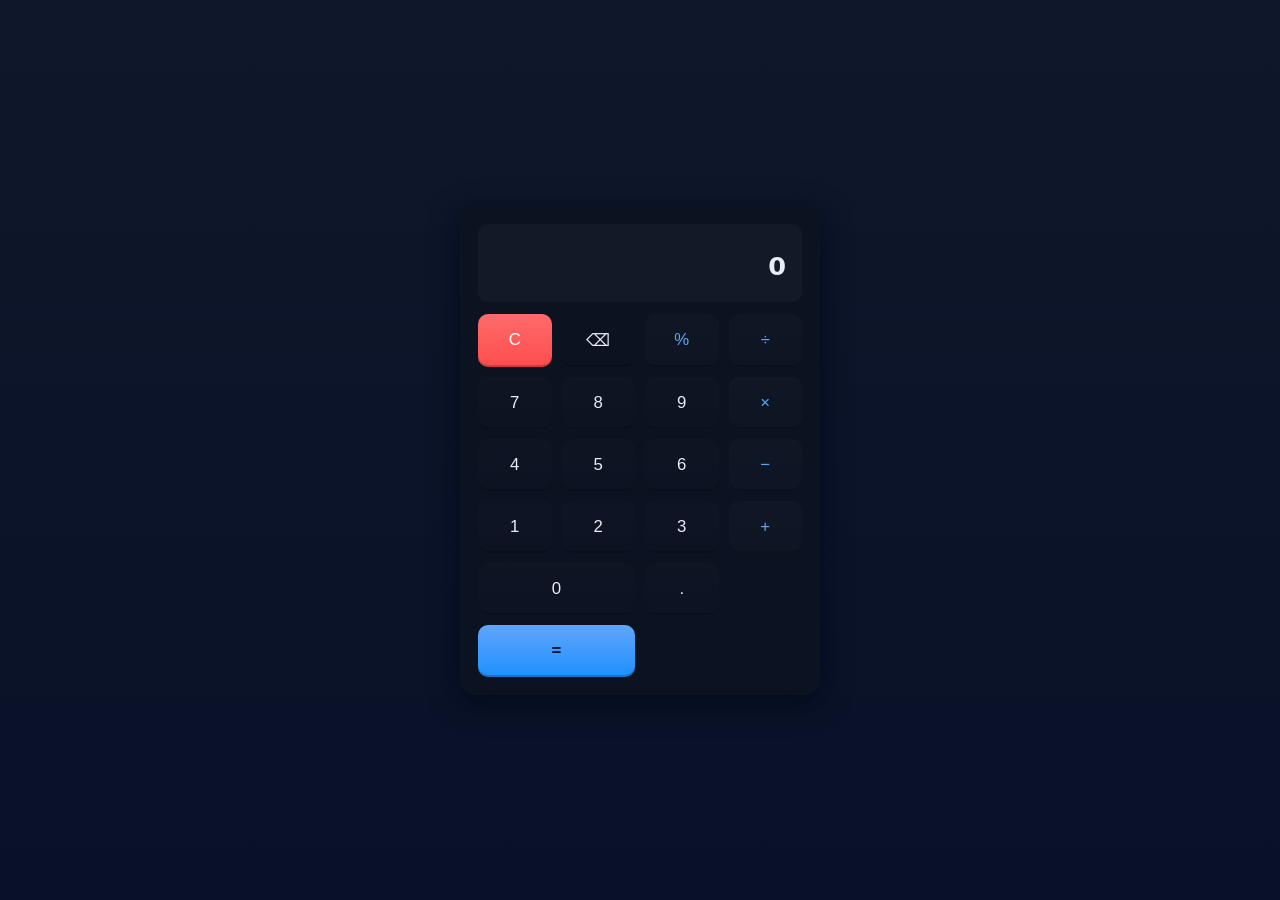
<file: HTML/Calculator/index.html>
<!doctype html>
<html lang="en">
<head>
  <meta charset="utf-8" />
  <meta name="viewport" content="width=device-width,initial-scale=1" />
  <title>Calculator — Simple HTML/CSS/JS</title>
  <style>
    :root{
      --bg:#0f172a; /* dark navy */
      --panel:#0b1220;
      --accent:#60a5fa;
      --muted:#94a3b8;
      --glass: rgba(255,255,255,0.03);
      font-family: Inter, ui-sans-serif, system-ui, -apple-system, "Segoe UI", Roboto, "Helvetica Neue", Arial;
    }
    *{box-sizing:border-box}
    html,body{height:100%;}
    body{
      margin:0;
      display:flex;
      align-items:center;
      justify-content:center;
      background:linear-gradient(180deg,var(--bg),#071028 120%);
      color:#e6eef8;
      -webkit-font-smoothing:antialiased;
      -moz-osx-font-smoothing:grayscale;
      padding:20px;
    }
    .calculator{
      width:360px;
      max-width:100%;
      background:linear-gradient(180deg,var(--panel), rgba(11,18,32,0.9));
      border-radius:16px;
      box-shadow: 0 8px 30px rgba(2,6,23,0.7);
      padding:18px;
      display:flex;
      flex-direction:column;
      gap:12px;
    }
    .screen{
      background:var(--glass);
      border-radius:10px;
      padding:14px 16px;
      min-height:78px;
      display:flex;
      flex-direction:column;
      justify-content:center;
      align-items:flex-end;
      gap:6px;
      word-break:break-all;
    }
    .small{font-size:0.85rem;color:var(--muted);opacity:0.9}
    .display{font-size:1.6rem; font-weight:600;}
    .buttons{
      display:grid;
      grid-template-columns: repeat(4,1fr);
      gap:10px;
    }
    button{
      border:0;
      background:transparent;
      color:inherit;
      padding:16px;
      border-radius:10px;
      font-size:1.05rem;
      cursor:pointer;
      transition:transform .06s ease, box-shadow .06s ease;
      box-shadow: inset 0 -2px 0 rgba(0,0,0,0.2);
    }
    button:active{transform:translateY(1px)}
    .btn-ops{background:linear-gradient(180deg, rgba(255,255,255,0.02), rgba(255,255,255,0.01)); color:var(--accent)}
    .btn-num{background:linear-gradient(180deg, rgba(255,255,255,0.01), rgba(255,255,255,0.005));}
    .btn-eq{grid-column:span 2; background:linear-gradient(180deg,var(--accent), #1e90ff); color:#041233; font-weight:700}
    .btn-clear{background:linear-gradient(180deg,#ff6b6b,#ff4d4d); color:white}
    .wide{grid-column:span 2}
    @media (max-width:420px){ .calculator{padding:12px} button{padding:12px} .display{font-size:1.3rem} }
  </style>
</head>
<body>
  <main class="calculator" role="application" aria-label="Calculator">
    <div class="screen" aria-live="polite">
      <div class="small" id="history" aria-hidden="true"></div>
      <div class="display" id="display">0</div>
    </div>

    <div class="buttons">
      <button class="btn-clear" data-action="clear" aria-label="Clear">C</button>
      <button data-action="back" aria-label="Backspace">⌫</button>
      <button data-value="%" class="btn-ops" aria-label="Percent">%</button>
      <button data-value="/" class="btn-ops" aria-label="Divide">÷</button>

      <button data-value="7" class="btn-num">7</button>
      <button data-value="8" class="btn-num">8</button>
      <button data-value="9" class="btn-num">9</button>
      <button data-value="*" class="btn-ops">×</button>

      <button data-value="4" class="btn-num">4</button>
      <button data-value="5" class="btn-num">5</button>
      <button data-value="6" class="btn-num">6</button>
      <button data-value="-" class="btn-ops">−</button>

      <button data-value="1" class="btn-num">1</button>
      <button data-value="2" class="btn-num">2</button>
      <button data-value="3" class="btn-num">3</button>
      <button data-value="+" class="btn-ops">+</button>

      <button data-value="0" class="btn-num wide">0</button>
      <button data-value="." class="btn-num">.</button>
      <button class="btn-eq" data-action="equals" aria-label="Equals">=</button>
    </div>
  </main>

  <script>
    (function(){
      const displayEl = document.getElementById('display');
      const historyEl = document.getElementById('history');
      let expression = '';
      let lastResult = null;

      function updateDisplay(){
        displayEl.textContent = expression || '0';
      }

      function append(value){
        // If last action was equals and user types a digit, start new expression
        if (lastResult !== null && /^[0-9.]/.test(value) && expression === String(lastResult)){
          expression = '';
          lastResult = null;
        }
        expression += value;
        updateDisplay();
      }

      function clearAll(){ expression = ''; lastResult = null; historyEl.textContent = ''; updateDisplay(); }

      function backspace(){ expression = expression.slice(0,-1); updateDisplay(); }

      function applyPercent(){
        // convert current number to percent: replace last number in expression
        const m = expression.match(/(\d*\.?\d+)(?!.*\d)/);
        if (m){
          const num = parseFloat(m[0]);
          const replaced = (num / 100).toString();
          expression = expression.slice(0, m.index) + replaced;
          updateDisplay();
        }
      }

      function sanitizeForEval(expr){
        // Replace unicode operators with JS ones
        expr = expr.replace(/×/g, '*').replace(/÷/g,'/').replace(/−/g,'-');
        // Allow only digits, operators, parentheses and dot
        if (!/^[0-9+\-*/().%\s]*$/.test(expr)) throw new Error('Invalid characters');
        // Prevent accidental leading zeros like 00
        return expr;
      }

      function evaluate(){
        if (!expression) return;
        try{
          let toEval = expression;
          // convert percent operator (rare) - handle standalone % key separately
          toEval = toEval.replace(/%/g, '/100');
          toEval = sanitizeForEval(toEval);
          // Use Function instead of eval to be slightly safer
          const result = Function('return (' + toEval + ')')();
          historyEl.textContent = expression + ' =';
          expression = String(result);
          lastResult = result;
          updateDisplay();
        }catch(e){
          displayEl.textContent = 'Error';
          expression = '';
          lastResult = null;
        }
      }

      document.querySelectorAll('button').forEach(btn => {
        btn.addEventListener('click', () => {
          const v = btn.getAttribute('data-value');
          const action = btn.getAttribute('data-action');
          if (action === 'clear') return clearAll();
          if (action === 'back') return backspace();
          if (action === 'equals') return evaluate();
          if (v === '%') return applyPercent();
          if (v) return append(v);
        });
      });

      // Keyboard support
      window.addEventListener('keydown', (e) => {
        if (e.key === 'Enter') { e.preventDefault(); evaluate(); return; }
        if (e.key === 'Backspace') { e.preventDefault(); backspace(); return; }
        if (e.key === 'Escape') { e.preventDefault(); clearAll(); return; }
        if (e.key === '%') { e.preventDefault(); applyPercent(); return; }
        // allow digits, operators and parentheses
        if (/^[0-9+\-*/().]$/.test(e.key)){
          e.preventDefault(); append(e.key);
          return;
        }
      });

      // initialize
      clearAll();
    })();
  </script>
</body>
</html>
</file>
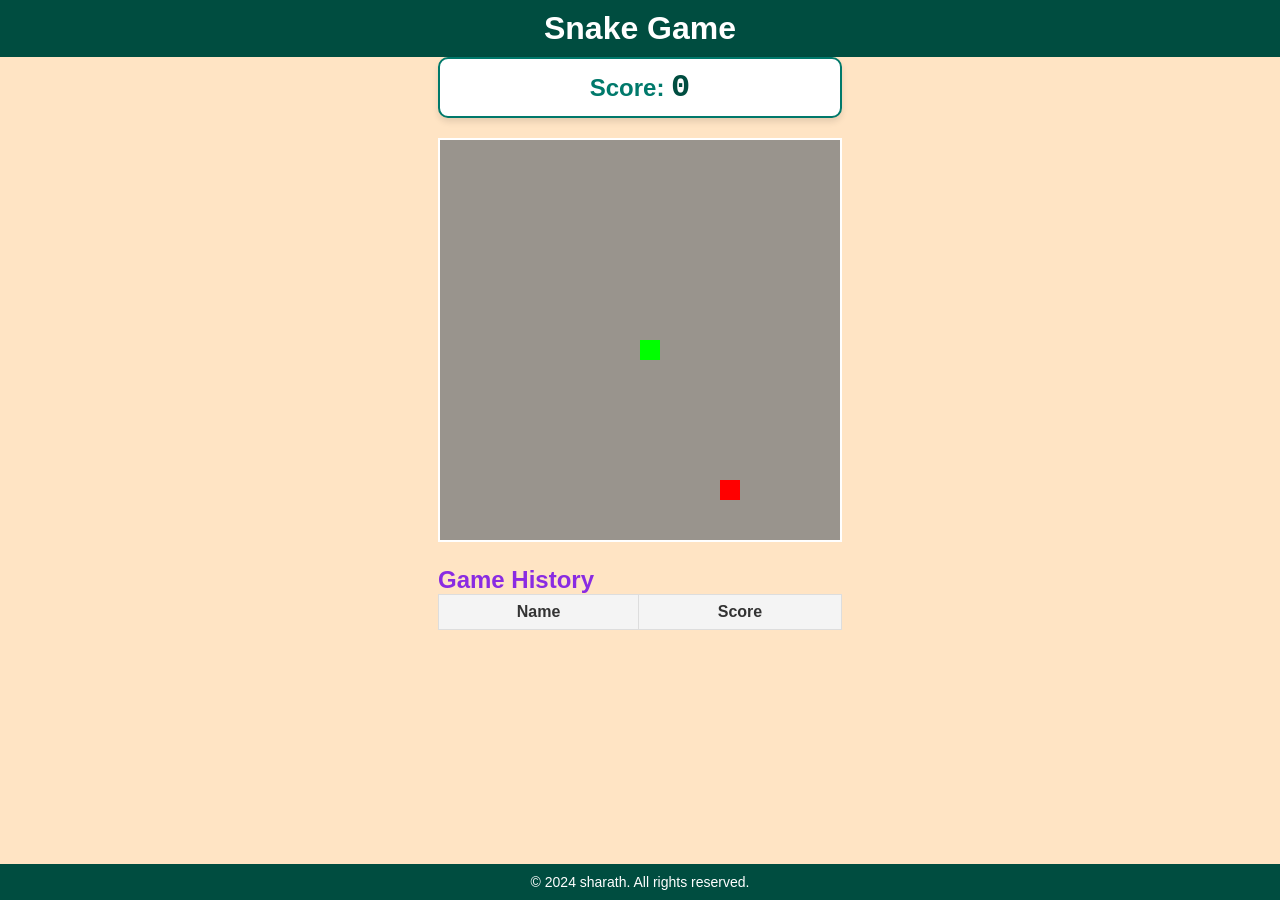
<file: HTML/snakegame/index.html>
<!DOCTYPE html>
<html lang="en">
<head>
    <meta charset="UTF-8">
    <meta name="viewport" content="width=device-width, initial-scale=1.0">
    <title>Snake Game</title>
    <link rel="stylesheet" href="style.css">
</head>
<body>
    <header>
        <h1>Snake Game</h1>
    </header>

    <main>
        <div class="score">
            <p>Score: <span id="score">0</span></p>
        </div>
        <canvas id="gameCanvas"></canvas>
        <div id="gameOverScreen" class="game-over-screen">
            <p>Game Over!</p>
            <p>Your Score: <span id="finalScore">0</span></p>
            <input type="text" id="nameInput" placeholder="Enter your name">
            <button id="submitScoreButton">Submit Score</button>
        </div>
        <div id="historyScreen" class="history-screen">
            <h2>Game History</h2>
            <table id="historyTable">
                <thead>
                    <tr>
                        <th>Name</th>
                        <th>Score</th>
                    </tr>
                </thead>
                <tbody></tbody>
            </table>
        </div>
    </main>

    <footer>
        <p>&copy; 2024 sharath. All rights reserved.</p>
    </footer>

    <script src="script.js"></script>
</body>
</html>
</file>
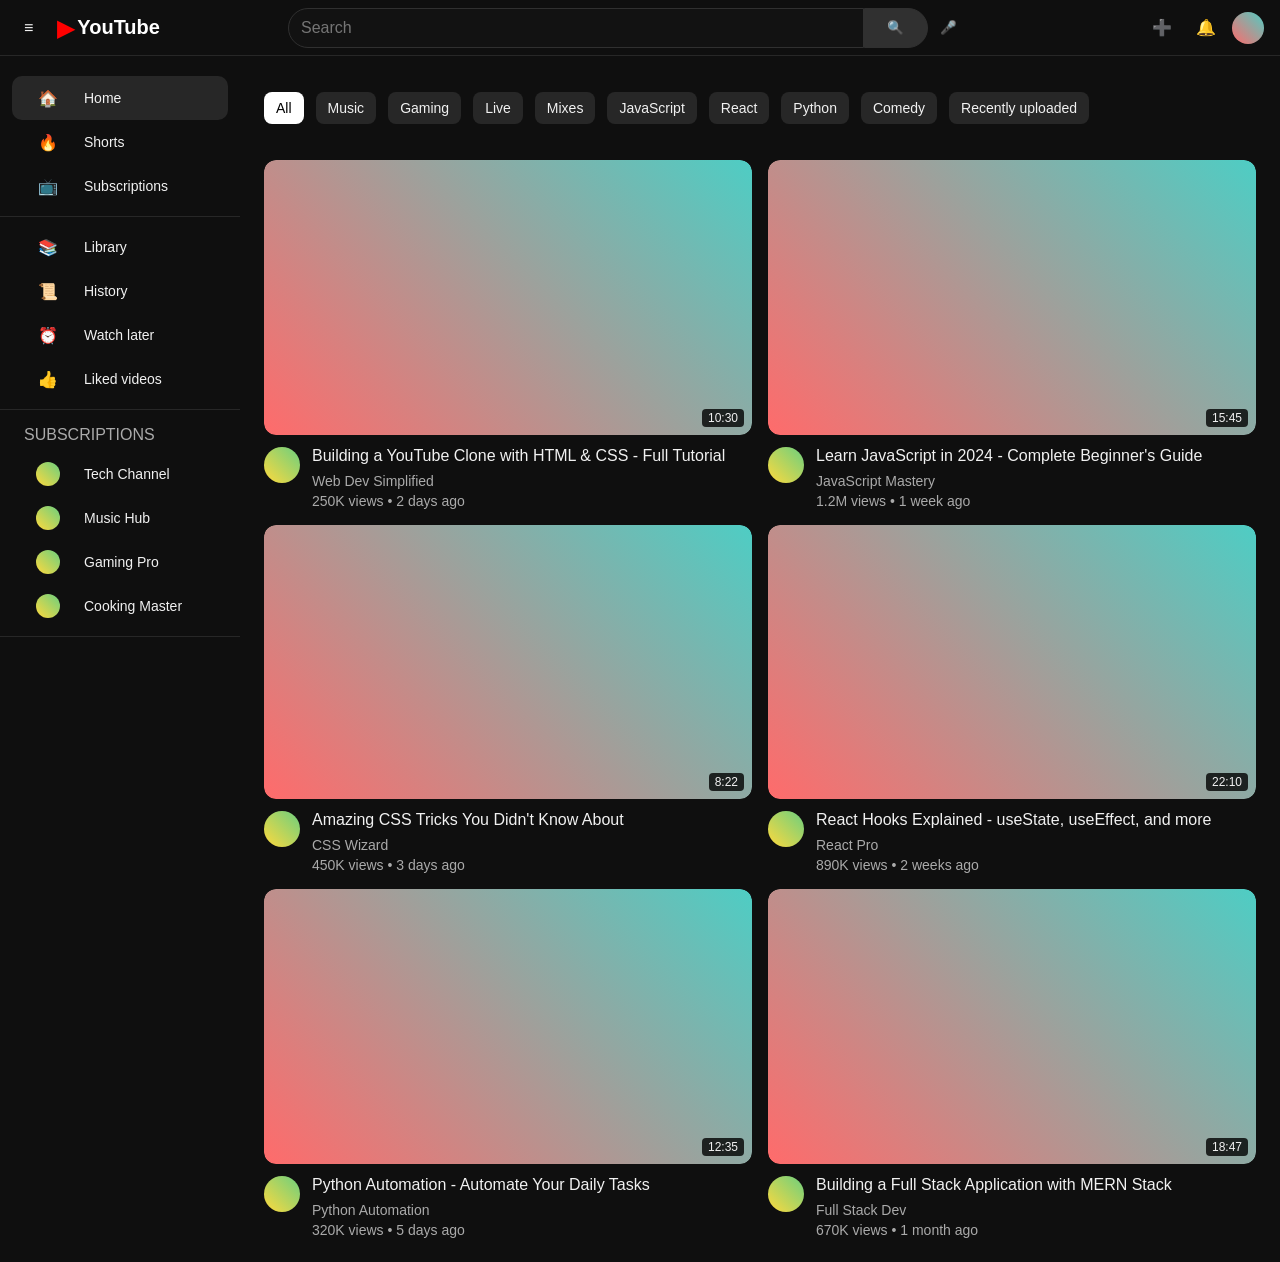
<file: HTML/YouTube Clone/index.html>
<!DOCTYPE html>
<html lang="en">
<head>
    <meta charset="UTF-8">
    <meta name="viewport" content="width=device-width, initial-scale=1.0">
    <title>YouTube Clone</title>
    <style>
        * {
            margin: 0;
            padding: 0;
            box-sizing: border-box;
        }

        body {
            font-family: 'Roboto', Arial, sans-serif;
            background-color: #0f0f0f;
            color: #f1f1f1;
        }

        /* Header Styles */
        .header {
            display: flex;
            justify-content: space-between;
            align-items: center;
            padding: 0 16px;
            height: 56px;
            background-color: #0f0f0f;
            position: fixed;
            top: 0;
            left: 0;
            right: 0;
            z-index: 1000;
            border-bottom: 1px solid #272727;
        }

        .header-left {
            display: flex;
            align-items: center;
            gap: 16px;
        }

        .menu-icon, .search-icon, .mic-icon, .create-icon, .notifications-icon {
            padding: 8px;
            border-radius: 50%;
            cursor: pointer;
        }

        .menu-icon:hover, .search-icon:hover, .mic-icon:hover, .create-icon:hover, .notifications-icon:hover {
            background-color: #272727;
        }

        .youtube-logo {
            display: flex;
            align-items: center;
            gap: 2px;
            cursor: pointer;
        }

        .youtube-icon {
            color: #ff0000;
            font-size: 24px;
        }

        .youtube-text {
            font-size: 20px;
            font-weight: bold;
            color: white;
        }

        .header-center {
            display: flex;
            align-items: center;
            flex: 0 1 728px;
            margin: 0 40px;
        }

        .search-container {
            display: flex;
            flex: 1;
            max-width: 640px;
        }

        .search-input {
            flex: 1;
            padding: 0 12px;
            height: 40px;
            border: 1px solid #303030;
            background-color: #121212;
            border-radius: 20px 0 0 20px;
            color: white;
            font-size: 16px;
        }

        .search-button {
            width: 64px;
            height: 40px;
            background-color: #303030;
            border: 1px solid #303030;
            border-radius: 0 20px 20px 0;
            cursor: pointer;
        }

        .mic-button {
            margin-left: 12px;
            background: none;
            border: none;
            cursor: pointer;
        }

        .header-right {
            display: flex;
            align-items: center;
            gap: 8px;
        }

        .user-avatar {
            width: 32px;
            height: 32px;
            border-radius: 50%;
            background: linear-gradient(45deg, #ff6b6b, #4ecdc4);
            cursor: pointer;
        }

        /* Main Content Layout */
        .main-content {
            display: flex;
            margin-top: 56px;
        }

        /* Sidebar Styles */
        .sidebar {
            width: 240px;
            background-color: #0f0f0f;
            height: calc(100vh - 56px);
            position: fixed;
            overflow-y: auto;
            padding: 12px 0;
        }

        .sidebar-section {
            padding: 8px 0;
            border-bottom: 1px solid #272727;
        }

        .sidebar-item {
            display: flex;
            align-items: center;
            gap: 24px;
            padding: 10px 24px;
            cursor: pointer;
            border-radius: 10px;
            margin: 0 12px;
        }

        .sidebar-item:hover {
            background-color: #272727;
        }

        .sidebar-item.active {
            background-color: #272727;
        }

        .sidebar-icon {
            width: 24px;
            height: 24px;
            display: flex;
            align-items: center;
            justify-content: center;
        }

        .sidebar-text {
            font-size: 14px;
        }

        .sidebar-title {
            padding: 8px 24px;
            font-size: 16px;
            font-weight: 500;
            color: #aaa;
        }

        .channel-avatar {
            width: 24px;
            height: 24px;
            border-radius: 50%;
            background: linear-gradient(45deg, #ffd93d, #6bcf7f);
        }

        /* Content Area */
        .content {
            margin-left: 240px;
            padding: 24px;
            flex: 1;
            background-color: #0f0f0f;
        }

        /* Categories */
        .categories {
            display: flex;
            gap: 12px;
            padding: 12px 0;
            overflow-x: auto;
            margin-bottom: 24px;
        }

        .category-chip {
            padding: 8px 12px;
            background-color: #272727;
            border-radius: 8px;
            font-size: 14px;
            cursor: pointer;
            white-space: nowrap;
        }

        .category-chip.active {
            background-color: white;
            color: black;
        }

        .category-chip:hover {
            background-color: #3f3f3f;
        }

        /* Video Grid */
        .video-grid {
            display: grid;
            grid-template-columns: repeat(auto-fill, minmax(360px, 1fr));
            gap: 16px;
        }

        .video-card {
            cursor: pointer;
            transition: transform 0.2s;
        }

        .video-card:hover {
            transform: scale(1.02);
        }

        .thumbnail-container {
            position: relative;
            border-radius: 12px;
            overflow: hidden;
            margin-bottom: 12px;
        }

        .thumbnail {
            width: 100%;
            aspect-ratio: 16/9;
            background: linear-gradient(45deg, #ff6b6b, #4ecdc4);
            border-radius: 12px;
        }

        .duration {
            position: absolute;
            bottom: 8px;
            right: 8px;
            background-color: rgba(0, 0, 0, 0.8);
            padding: 2px 6px;
            border-radius: 4px;
            font-size: 12px;
        }

        .video-info {
            display: flex;
            gap: 12px;
        }

        .channel-avatar-small {
            width: 36px;
            height: 36px;
            border-radius: 50%;
            background: linear-gradient(45deg, #ffd93d, #6bcf7f);
            flex-shrink: 0;
        }

        .video-details {
            flex: 1;
        }

        .video-title {
            font-size: 16px;
            font-weight: 500;
            margin-bottom: 8px;
            display: -webkit-box;
            -webkit-line-clamp: 2;
            -webkit-box-orient: vertical;
            overflow: hidden;
        }

        .channel-name {
            font-size: 14px;
            color: #aaa;
            margin-bottom: 4px;
        }

        .video-meta {
            font-size: 14px;
            color: #aaa;
            display: flex;
            gap: 4px;
        }

        /* Responsive Design */
        @media (max-width: 1200px) {
            .video-grid {
                grid-template-columns: repeat(auto-fill, minmax(300px, 1fr));
            }
        }

        @media (max-width: 768px) {
            .sidebar {
                width: 72px;
            }
            
            .content {
                margin-left: 72px;
            }
            
            .sidebar-text, .sidebar-title {
                display: none;
            }
            
            .sidebar-item {
                justify-content: center;
                padding: 16px 0;
            }
            
            .header-center {
                margin: 0 20px;
            }
            
            .search-input {
                display: none;
            }
            
            .search-button {
                background: none;
                border: none;
            }
        }

        @media (max-width: 480px) {
            .video-grid {
                grid-template-columns: 1fr;
            }
            
            .header-right .search-icon,
            .header-right .mic-icon,
            .header-right .create-icon {
                display: none;
            }
            
            .sidebar {
                display: none;
            }
            
            .content {
                margin-left: 0;
                padding: 16px;
            }
        }

        /* Scrollbar Styling */
        ::-webkit-scrollbar {
            width: 8px;
        }

        ::-webkit-scrollbar-track {
            background: #0f0f0f;
        }

        ::-webkit-scrollbar-thumb {
            background: #606060;
            border-radius: 4px;
        }

        ::-webkit-scrollbar-thumb:hover {
            background: #909090;
        }
    </style>
</head>
<body>
    <!-- Header -->
    <header class="header">
        <div class="header-left">
            <div class="menu-icon">≡</div>
            <div class="youtube-logo">
                <div class="youtube-icon">▶</div>
                <div class="youtube-text">YouTube</div>
            </div>
        </div>

        <div class="header-center">
            <div class="search-container">
                <input type="text" class="search-input" placeholder="Search">
                <button class="search-button">🔍</button>
            </div>
            <button class="mic-button">🎤</button>
        </div>

        <div class="header-right">
            <div class="create-icon">➕</div>
            <div class="notifications-icon">🔔</div>
            <div class="user-avatar"></div>
        </div>
    </header>

    <!-- Main Content -->
    <div class="main-content">
        <!-- Sidebar -->
        <nav class="sidebar">
            <div class="sidebar-section">
                <div class="sidebar-item active">
                    <div class="sidebar-icon">🏠</div>
                    <div class="sidebar-text">Home</div>
                </div>
                <div class="sidebar-item">
                    <div class="sidebar-icon">🔥</div>
                    <div class="sidebar-text">Shorts</div>
                </div>
                <div class="sidebar-item">
                    <div class="sidebar-icon">📺</div>
                    <div class="sidebar-text">Subscriptions</div>
                </div>
            </div>

            <div class="sidebar-section">
                <div class="sidebar-item">
                    <div class="sidebar-icon">📚</div>
                    <div class="sidebar-text">Library</div>
                </div>
                <div class="sidebar-item">
                    <div class="sidebar-icon">📜</div>
                    <div class="sidebar-text">History</div>
                </div>
                <div class="sidebar-item">
                    <div class="sidebar-icon">⏰</div>
                    <div class="sidebar-text">Watch later</div>
                </div>
                <div class="sidebar-item">
                    <div class="sidebar-icon">👍</div>
                    <div class="sidebar-text">Liked videos</div>
                </div>
            </div>

            <div class="sidebar-section">
                <div class="sidebar-title">SUBSCRIPTIONS</div>
                <div class="sidebar-item">
                    <div class="channel-avatar"></div>
                    <div class="sidebar-text">Tech Channel</div>
                </div>
                <div class="sidebar-item">
                    <div class="channel-avatar"></div>
                    <div class="sidebar-text">Music Hub</div>
                </div>
                <div class="sidebar-item">
                    <div class="channel-avatar"></div>
                    <div class="sidebar-text">Gaming Pro</div>
                </div>
                <div class="sidebar-item">
                    <div class="channel-avatar"></div>
                    <div class="sidebar-text">Cooking Master</div>
                </div>
            </div>
        </nav>

        <!-- Content Area -->
        <main class="content">
            <!-- Categories -->
            <div class="categories">
                <div class="category-chip active">All</div>
                <div class="category-chip">Music</div>
                <div class="category-chip">Gaming</div>
                <div class="category-chip">Live</div>
                <div class="category-chip">Mixes</div>
                <div class="category-chip">JavaScript</div>
                <div class="category-chip">React</div>
                <div class="category-chip">Python</div>
                <div class="category-chip">Comedy</div>
                <div class="category-chip">Recently uploaded</div>
            </div>

            <!-- Video Grid -->
            <div class="video-grid">
                <!-- Video Card 1 -->
                <div class="video-card">
                    <div class="thumbnail-container">
                        <div class="thumbnail"></div>
                        <div class="duration">10:30</div>
                    </div>
                    <div class="video-info">
                        <div class="channel-avatar-small"></div>
                        <div class="video-details">
                            <div class="video-title">Building a YouTube Clone with HTML & CSS - Full Tutorial</div>
                            <div class="channel-name">Web Dev Simplified</div>
                            <div class="video-meta">250K views • 2 days ago</div>
                        </div>
                    </div>
                </div>

                <!-- Video Card 2 -->
                <div class="video-card">
                    <div class="thumbnail-container">
                        <div class="thumbnail"></div>
                        <div class="duration">15:45</div>
                    </div>
                    <div class="video-info">
                        <div class="channel-avatar-small"></div>
                        <div class="video-details">
                            <div class="video-title">Learn JavaScript in 2024 - Complete Beginner's Guide</div>
                            <div class="channel-name">JavaScript Mastery</div>
                            <div class="video-meta">1.2M views • 1 week ago</div>
                        </div>
                    </div>
                </div>

                <!-- Video Card 3 -->
                <div class="video-card">
                    <div class="thumbnail-container">
                        <div class="thumbnail"></div>
                        <div class="duration">8:22</div>
                    </div>
                    <div class="video-info">
                        <div class="channel-avatar-small"></div>
                        <div class="video-details">
                            <div class="video-title">Amazing CSS Tricks You Didn't Know About</div>
                            <div class="channel-name">CSS Wizard</div>
                            <div class="video-meta">450K views • 3 days ago</div>
                        </div>
                    </div>
                </div>

                <!-- Video Card 4 -->
                <div class="video-card">
                    <div class="thumbnail-container">
                        <div class="thumbnail"></div>
                        <div class="duration">22:10</div>
                    </div>
                    <div class="video-info">
                        <div class="channel-avatar-small"></div>
                        <div class="video-details">
                            <div class="video-title">React Hooks Explained - useState, useEffect, and more</div>
                            <div class="channel-name">React Pro</div>
                            <div class="video-meta">890K views • 2 weeks ago</div>
                        </div>
                    </div>
                </div>

                <!-- Video Card 5 -->
                <div class="video-card">
                    <div class="thumbnail-container">
                        <div class="thumbnail"></div>
                        <div class="duration">12:35</div>
                    </div>
                    <div class="video-info">
                        <div class="channel-avatar-small"></div>
                        <div class="video-details">
                            <div class="video-title">Python Automation - Automate Your Daily Tasks</div>
                            <div class="channel-name">Python Automation</div>
                            <div class="video-meta">320K views • 5 days ago</div>
                        </div>
                    </div>
                </div>

                <!-- Video Card 6 -->
                <div class="video-card">
                    <div class="thumbnail-container">
                        <div class="thumbnail"></div>
                        <div class="duration">18:47</div>
                    </div>
                    <div class="video-info">
                        <div class="channel-avatar-small"></div>
                        <div class="video-details">
                            <div class="video-title">Building a Full Stack Application with MERN Stack</div>
                            <div class="channel-name">Full Stack Dev</div>
                            <div class="video-meta">670K views • 1 month ago</div>
                        </div>
                    </div>
                </div>
            </div>
        </main>
    </div>

    <script>
        // Simple JavaScript for interactive elements
        document.addEventListener('DOMContentLoaded', function() {
            // Menu toggle functionality
            const menuIcon = document.querySelector('.menu-icon');
            const sidebar = document.querySelector('.sidebar');
            
            menuIcon.addEventListener('click', function() {
                sidebar.classList.toggle('collapsed');
            });

            // Category chip selection
            const categoryChips = document.querySelectorAll('.category-chip');
            categoryChips.forEach(chip => {
                chip.addEventListener('click', function() {
                    categoryChips.forEach(c => c.classList.remove('active'));
                    this.classList.add('active');
                });
            });

            // Sidebar item selection
            const sidebarItems = document.querySelectorAll('.sidebar-item');
            sidebarItems.forEach(item => {
                item.addEventListener('click', function() {
                    sidebarItems.forEach(i => i.classList.remove('active'));
                    this.classList.add('active');
                });
            });

            // Video card click simulation
            const videoCards = document.querySelectorAll('.video-card');
            videoCards.forEach(card => {
                card.addEventListener('click', function() {
                    alert('Video player would open here!');
                });
            });
        });
    </script>
</body>
</html>
</file>
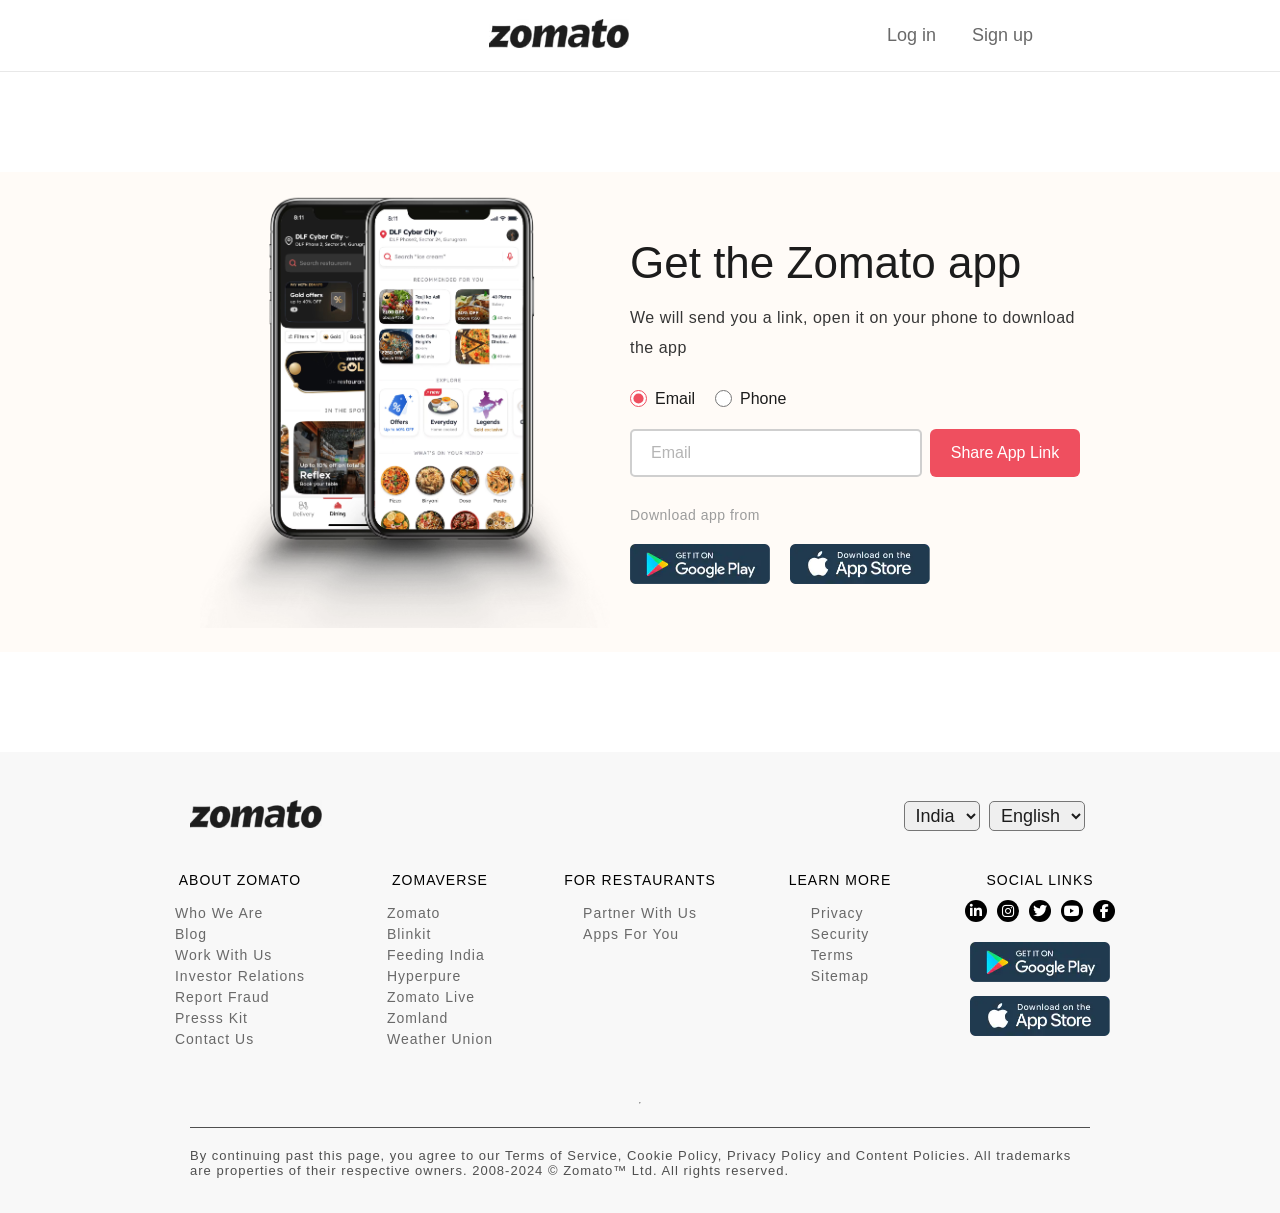
<file: HTML/Zomato_website/get-app.html>
<!DOCTYPE html>
<html lang="en">

<head>
    <meta charset="UTF-8">
    <meta name="viewport" content="width=device-width, initial-scale=1.0">
    <title>Get app</title>
    <!-- font awesome link -->
    <link rel="stylesheet" href="https://cdnjs.cloudflare.com/ajax/libs/font-awesome/6.5.2/css/all.min.css"
        integrity="sha512-SnH5WK+bZxgPHs44uWIX+LLJAJ9/2PkPKZ5QiAj6Ta86w+fsb2TkcmfRyVX3pBnMFcV7oQPJkl9QevSCWr3W6A=="
        crossorigin="anonymous" referrerpolicy="no-referrer" />
    <link rel="stylesheet" href="get-app.css">
</head>

<body>

    <header>

        <div class="nav">

            <div class="logo">
                <img src="images/Zomato-logo2.avif" alt="zomato-logo">
            </div>

            <div class="ref">

                <a href="#">Log in</a>
                <a href="#">Sign up</a>

            </div>

        </div>

    </header>

    <div class="app">

        <div class="app-img">
            <img src="images/app.avif" alt="phone-app">
        </div>

        <div class="get-app">

            <h2>Get the Zomato app</h2>
            <p>We will send you a link, open it on your phone to download the app</p>

            <div class="checkbox">

                <div class="wrapper">
                    <input class="email-check" type="radio" id="check1" name="contact" value="email" checked>
                    <label for="check1">Email</label>
                </div>

                <div class="wrapper">
                    <input class="phone-check" type="radio" id="check2" name="contact" value="phone">
                    <label for="check2">Phone</label>
                </div>

            </div>

            <div class="input-wrap" id="email-box">

                <div class="input-box email-box">
                    <input type="email" required>
                    <label>Email</label>
                </div>

                <div class="button"><button>Share App Link</button></div>

            </div>

            <div class="input-wrap hidden" id="num-box">

                <div class="number-box">
                    <select>
                        <option value="+91">+91</option>
                        <option value="+60">+60</option>
                        <option value="+63">+63</option>
                        <option value="+94">+94</option>
                        <option value="+56">+56</option>
                        <option value="+1">+1</option>
                        <option value="+64">+64</option>
                        <option value="+27">+27</option>
                        <option value="+353">+353</option>
                        <option value="+44">+44</option>
                        <option value="+971">+971</option>
                        <option value="+420">+420</option>
                        <option value="+65">+65</option>
                        <option value="+351">+351</option>
                        <option value="+974">+974</option>
                        <option value="+61">+61</option>
                        <option value="+421">+421</option>
                        <option value="+55">+55</option>
                        <option value="+48">+48</option>
                        <option value="+62">+62</option>
                        <option value="+961">+961</option>
                        <option value="+39">+39</option>
                        <option value="+90">+90</option>
                    </select>

                    <input type="text" placeholder="type here.." required>

                </div>

                <div class="button"><button>Share App Link</button></div>

            </div>

            <div class="download">
                <p>Download app from</p>
            </div>

            <div class="download-options">

                <div class="img-wrap1">
                    <img src="images/playstore.webp" alt="playstore">
                </div>

                <div class="img-wrap2">
                    <img src="images/apple.webp" alt="ios-user">
                </div>

            </div>

        </div>

    </div>

    <footer>

        <div class="foot-section">

            <div class="logo2">
                <img src="images/Zomato-logo2.avif" alt="zomato-logo">
            </div>

            <div class="select">

                <select>
                    <option>India</option>
                </select>
                <select>
                    <option>English</option>
                </select>

            </div>

        </div>

        <div class="foot-section2">

            <div class="column">

                <h6>About Zomato</h6>

                <div class="links">
                    <p>who we are</p>
                    <p>blog</p>
                    <p>work with us</p>
                    <p>investor relations</p>
                    <p>report fraud</p>
                    <p>presss kit</p>
                    <p>contact us</p>
                </div>

            </div>

            <div class="column">

                <h6>zomaverse</h6>

                <div class="links">
                    <p>zomato</p>
                    <p>blinkit</p>
                    <p>feeding india</p>
                    <p>hyperpure</p>
                    <p>zomato live</p>
                    <p>zomland</p>
                    <p>weather union</p>
                </div>

            </div>

            <div class="column">

                <h6>For Restaurants</h6>

                <div class="links">
                    <p>Partner with us</p>
                    <p>apps for you</p>
                </div>

            </div>

            <div class="column">

                <h6>learn more</h6>

                <div class="links">
                    <p>Privacy</p>
                    <p>security</p>
                    <p>terms</p>
                    <p>sitemap</p>
                </div>

            </div>

            <div class="column-last">

                <h6>Social links</h6>

                <div class="social-links">

                    <div class="icon-social">
                        <i class="fa-brands fa-linkedin-in"></i>
                    </div>

                    <div class="icon-social">
                        <i class="fa-brands fa-instagram"></i>
                    </div>

                    <div class="icon-social">
                        <i class="fa-brands fa-twitter"></i>
                    </div>

                    <div class="icon-social">
                        <i class="fa-brands fa-youtube"></i>
                    </div>

                    <div class="icon-social">
                        <i class="fa-brands fa-facebook-f"></i>
                    </div>

                </div>

                <div class="download-options" id="download">

                    <div class="img-wrap1">
                        <img src="images/playstore.webp" alt="playstore">
                    </div>

                    <div class="img-wrap2">
                        <img src="images/apple.webp" alt="ios-user">
                    </div>

                </div>

            </div>

        </div>

        <hr>

        <div class="text-bottom">
            <p>By continuing past this page, you agree to our Terms of Service, Cookie Policy, Privacy Policy and
                Content Policies.
                All trademarks are properties of their respective owners. 2008-2024 © Zomato™ Ltd. All rights reserved.
            </p>
        </div>

    </footer>

    <!-- custom js link -->
    <script src="script.js"></script>

</body>

</html>
</file>
<file: HTML/snakegame/style.css>
* {
    margin: 0;
    padding: 0;
    box-sizing: border-box;
}

body {
    display: flex;
    justify-content: center;
    align-items: center;
    flex-direction: column;
    min-height: 100vh;
    background-color: bisque;
    color: blueviolet;
    font-family: Arial, sans-serif;
}

header, footer {
    background-color: #004d40;
    color: white;
    text-align: center;
    padding: 10px 0;
    width: 100%;
    transition: background-color 0.3s ease-in-out;
}

header:hover, footer:hover {
    background-color: #00796b;
}

footer {
    margin-top: auto;
    padding: 10px;
    font-size: 14px;
}

header h1, footer p {
    margin: 0;
    padding: 0;
}

h1 {
    margin-bottom: 10px;
}

.score {
    margin-bottom: 20px;
    font-size: 24px;
    font-weight: bold;
    background-color: #fff;
    border: 2px solid #00796b;
    border-radius: 10px;
    padding: 10px 20px;
    box-shadow: 0 4px 6px rgba(0, 0, 0, 0.1);
    color: #00796b;
    text-align: center;
}

.score span {
    color: #004d40;
    font-size: 32px;
    font-family: 'Courier New', Courier, monospace;
}

canvas {
    background-color: rgba(128, 128, 128, 0.805);
    border: 2px solid #fff;
}

.game-over-screen {
    display: none;
    position: absolute;
    top: 50%;
    left: 50%;
    transform: translate(-50%, -50%);
    background-color: black;
    padding: 20px;
    border-radius: 10px;
    text-align: center;
    color: white;
}

.game-over-screen p {
    margin: 10px 0;
}

#nameInput {
    margin: 10px 0;
    padding: 8px;
    border: 1px solid #ccc;
    border-radius: 5px;
    font-size: 16px;
    width: 80%;
}

#submitScoreButton {
    background-color: #28a745;
    border: none;
    color: white;
    padding: 10px 20px;
    font-size: 16px;
    cursor: pointer;
    border-radius: 5px;
    transition: background-color 0.3s ease-in-out;
}

#submitScoreButton:hover {
    background-color: #218838;
}

.history-screen {
    margin-top: 20px;
}

#historyTable {
    width: 100%;
    border-collapse: collapse;
}

#historyTable th, #historyTable td {
    border: 1px solid #ddd;
    padding: 8px;
    text-align: center;
}

#historyTable th {
    background-color: #f4f4f4;
    color: #333;
}

#historyTable tr:nth-child(even) {
    background-color: #f9f9f9;
}

#historyTable tr:hover {
    background-color: #f1f1f1;
}
</file>
<file: HTML/Zomato_website/get-app.css>
* {
    margin: 0;
    padding: 0;
    font: 1em sans-serif;
    box-sizing: border-box;
}

body,
html {
    overflow-x: hidden;
}

/** navbar **/

header {
    display: flex;
    justify-content: center;
    border-bottom: 1px solid #e8e8e8;
}

.nav {
    padding: 17px 0;
    display: flex;
    justify-content: center;
    align-items: center;
    flex-direction: row;
    width: 900px;
}

.logo {
    margin-left: 250px;
}

.logo img {
    height: 29px;
    width: 140px;
}

.ref {
    display: flex;
    flex-direction: row;
    gap: 20px;
    margin-left: 250px;
}

.ref a {
    font-size: 18px;
    color: #696969;
    padding: 8px;
    text-decoration: none;
}

/** get the app section **/

.app {
    background: #fffbf7;
    display: flex;
    justify-content: center;
    align-items: center;
    flex-direction: row;
    height: 480px;
    margin: 100px 0;
    width: 100%;
}

/** image **/

.app-img {
    max-height: 450px;
    max-width: 410px;
}

.app-img img {
    width: 100%;
    height: 100%;
}

/** input area **/

.get-app {
    width: 450px;
    height: 349px;
    margin: 0 0 0 20px;
    display: flex;
    flex-direction: column;
}

/* heading */

.get-app h2 {
    font-size: 44px;
    color: #1c1c1c;
    margin: 0 0 15px;
}

.get-app p {
    font-size: 16px;
    color: #363636;
    margin: 0 0 25px;
    letter-spacing: 0.5px;
    line-height: 1.9;
}

/* checkbox */

.checkbox {
    display: flex;
    flex-direction: row;
    gap: 20px;
}

.wrapper {
    display: flex;
    align-items: center;
    flex-direction: row;
}

.wrapper input[type="radio"] {
    accent-color: #ef4f5f;
    height: 17px;
    width: 17px;
    cursor: pointer;
}

.wrapper label {
    font-size: 16px;
    color: #1c1c1c;
    margin: 0 0 1px 8px;
    padding: 2px 0 0;
}

/* input */

.input-wrap {
    margin-top: 20px;
    display: flex;
    flex-direction: row;
    align-items: center;
    gap: 8px;
    margin-bottom: 25px;
}

.input-box {
    position: relative;
}

.number-box {
    display: flex;
    flex-direction: row;
    align-items: center;
    border: 2px solid #cfcfcf;
    border-radius: 5px;
}

.input-box input,
.number-box {
    position: relative;
    height: 48px;
    width: 292px;
    padding: 13px 12px;
    box-sizing: border-box;
    background-color: #fff;
    border: 2px solid #cfcfcf;
    border-radius: 5px;
    font-size: 14px;
    color: #000;
}

.number-box input {
    border: none;
    border-left: 2px solid #b5b5b5;
    padding-left: 15px;
    border-top-left-radius: 0;
    border-bottom-left-radius: 0;
    margin-left: 5px;
    outline: none;
    width: 100%;
}

.number-box:focus-within {
    border: 2px solid #119199;
    outline: none;
}

.number-box input::placeholder {
    color: #b5b5b5;
    font-size: 18px;
}

.number-box select {
    border: none;
    outline: none;
    margin-left: 15px;
    font-size: 16px;
}

.input-box label {
    position: absolute;
    top: 50%;
    left: 16px;
    transform: translateY(-50%);
    color: #b5b5b5;
    font-size: 1rem;
    pointer-events: none;
    transition: 0.3s ease;
    background-color: #fff;
    padding: 0 5px;
    z-index: 2;
}

.input-box input:focus {
    border: 1px solid #119199;
    outline: none;
}

.input-box input:focus~label,
.input-box input:valid~label {
    transform: translateY(-210%);
    font-size: 0.8rem;
    top: 25px;
    left: 12px;
    padding: 0 5px;
    color: #119199;
}

/* buuton */

.button button {
    height: 48px;
    width: 150px;
    padding: 0 16px;
    font-size: 16px;
    color: #ffffff;
    background: rgb(239, 79, 95);
    border: none;
    border-radius: 6px;
    cursor: pointer;
    transition: all 0.3s ease;
}

.button button:hover {
    background: #e03546;
}

/* download options */

.download p {
    font-size: 14px;
    color: #9c9c9c;
    margin: 0 0 15px;
}

.download-options {
    display: flex;
    flex-direction: row;
    gap: 20px;
}

.img-wrap1 img,
.img-wrap2 img {
    width: 140px;
    height: 40px;
    cursor: pointer;
}

/* hidden class */

.hidden {
    display: none;
}

/** footer **/

footer {
    padding: 48px 30px 22px;
    background: #f8f8f8;
    margin: 0;
    display: flex;
    justify-content: center;
    align-items: center;
    flex-direction: column;
}

/* foot section 1 */

.foot-section {
    display: flex;
    justify-content: space-between;
    align-items: center;
    margin: 0 0 40px;
    flex-direction: row;
    width: 900px;
}

.logo2 img {
    height: 28px;
    width: 132px;
}

.select select {
    font-size: 18px;
    color: #1c1c1c;
    margin: 0 5px 0 0;
    padding: 3px 7px;
    border-radius: 5px;
    cursor: pointer;
}

/* foot section 2 */

.foot-section2 {
    display: flex;
    flex-direction: row;
    justify-content: center;
    align-items: center;
    margin-bottom: 30px;
    width: 900px;
}

.column,
.column-last {
    display: flex;
    flex-direction: column;
    align-items: center;
    min-height: 200px;
    min-width: 200px;
}

.column h6 {
    text-transform: uppercase;
    font-size: 14px;
    color: #000;
    margin: 0 0 12px;
    letter-spacing: 1px;
}

.column p {
    font-size: 14px;
    color: #696969;
    margin: 5px 0;
    text-transform: capitalize;
    letter-spacing: 1px;
    transition: all 0.3s ease;
}

.column p:hover {
    color: #1c1c1c;
    cursor: pointer;
}

.column-last h6 {
    text-transform: uppercase;
    font-size: 14px;
    color: #000;
    margin: 0 0 12px;
    letter-spacing: 1px;
}

.social-links {
    display: flex;
    flex-direction: row;
    gap: 10px;
    margin-bottom: 20px;
}

.icon-social {
    background: #000;
    border-radius: 50%;
    height: 22px;
    width: 22px;
    display: flex;
    justify-content: center;
    align-items: center;
    cursor: pointer;
}

.icon-social i {
    color: #fff;
    font-size: 14px;
}

#download {
    display: flex;
    flex-direction: column;
    gap: 10px;
}

/* bootom text */

.text-bottom p {
    font-size: 13px;
    color: #4f4f4f;
    margin: 23px 0 13px;
    letter-spacing: 1px;
    width: 900px;
    border-top: 1px solid #4f4f4f;
    padding-top: 20px;
}

/* responsiveness */

@media (max-width: 1250px) {

    /* footer */

    .foot-section,
    .foot-section2 {
        width: 100%;
    }

    .foot-section2 {
        gap: 20px;
    }

    .column {
        min-height: 200px;
        min-width: 170px;
    }
}

@media (max-width: 1000px) {

    /* app */

    .app {
        margin: 60px 0;
    }

    .app-img {
        max-height: 400px;
        max-width: 350px;
    }

    .get-app {
        width: 400px;
    }

    .get-app h2 {
        font-size: 40px;
    }

    .input-box input,
    .number-box {
        width: 250px;
    }

    .button button {
        width: 140px;
        padding: 0 10px;
    }

    /* footer */

    .column {
        min-width: 150px;
    }
}

@media (max-width: 950px) {

    /* footer */

    .text-bottom p {
        width: 100%;
    }
}

@media (max-width: 900px) {

    /* footer */

    .foot-section2 {
        display: grid;
        grid-template-columns: 1fr 1fr 1fr;
        margin: 0;
    }

    .column,
    .column-last {
        align-items: normal;
    }
}

@media (max-width: 850px) {

    /* navbar */

    .logo {
        margin: 0;
    }

    /* app */

    .app-img {
        max-height: 350px;
        max-width: 300px;
    }

    .input-wrap {
        margin: 20px 0;
    }

    .get-app {
        width: 400px;
    }

    .get-app h2 {
        font-size: 36px;
    }

    .get-app p {
        line-height: 1.5;
        margin: 0 0 20px;
    }

    .input-box input,
    .number-box {
        height: 44px;
    }

    .number-box select {
        margin: 0;
    }

    .button button {
        width: 120px;
        height: 40px;
        padding: 0 5px;
        font-size: 15px;
    }
}

@media (max-width: 750px) {

    /* app */

    .app {
        margin: 50px 0;
    }

    .app-img {
        max-width: 250px;
    }

    .get-app {
        width: 360px;
    }

    .get-app h2 {
        font-size: 32px;
    }

    .get-app p {
        margin: 0 0 15px;
    }

    .input-wrap {
        margin: 15px 0;
    }

    .input-box input,
    .number-box {
        height: 42px;
        width: 230px;
    }

    .number-box input::placeholder {
        font-size: 16px;
    }

    .button button {
        width: 110px;
        height: 38px;
        font-size: 14px;
    }

    .img-wrap1 img,
    .img-wrap2 img {
        width: 120px;
        height: 35px;
    }

    /* footer */

    footer {
        padding: 30px 30px 20px;
    }
}

@media (max-width: 680px) {

    /* app */

    .app-img {
        max-width: 200px;
    }

    .get-app {
        width: 320px;
    }

    .get-app h2 {
        font-size: 28px;
    }

    .get-app p {
        font-size: 15px;
    }

    .input-box input,
    .number-box {
        height: 40px;
        width: 200px;
    }

    .button button {
        width: 100px;
        height: 36px;
        font-size: 13px;
    }

    /* footer */

    .column {
        min-height: 180px;
        min-width: 140px;
    }
}

@media (max-width: 620px) {

    /* footer */

    .foot-section {
        margin-bottom: 30px;
    }

    .foot-section2 {
        grid-template-columns: 1fr 1fr;
    }

    .column {
        min-height: auto;
    }

    .text-bottom p {
        margin-top: 0;
    }
}

@media (max-width: 600px) {

    /* navbar */

    .nav {
        justify-content: space-between;
        padding: 17px 20px;
    }

    .ref {
        margin-left: 0;
    }
}

@media (max-width: 560px) {

    /* app */

    .app {
        margin: 30px 0;
    }

    .app-img {
        display: none;
    }

    .get-app {
        width: 450px;
    }

    .get-app h2 {
        font-size: 36px;
    }

    .get-app p {
        font-size: 16px;
        margin: 0 0 25px;
    }

    .input-wrap {
        margin: 25px 0;
    }

    .input-box input,
    .number-box {
        height: 45px;
        width: 300px;
    }

    .number-box input::placeholder {
        font-size: 18px;
    }

    .button button {
        width: 130px;
        height: 44px;
        font-size: 15px;
    }

    .img-wrap1 img,
    .img-wrap2 img {
        width: 140px;
        height: 40px;
    }
}

@media (max-width: 500px) {

    /* app */

    .get-app {
        width: 400px;
    }

    .get-app h2 {
        font-size: 32px;
    }

    .get-app p {
        font-size: 15px;
    }

    .input-box input,
    .number-box {
        height: 42px;
        width: 260px;
    }

    .number-box input::placeholder {
        font-size: 16px;
    }

    .button button {
        width: 120px;
        height: 42px;
        font-size: 14px;
    }

    .img-wrap1 img,
    .img-wrap2 img {
        width: 130px;
        height: 38px;
    }
}

@media (max-width: 430px) {

    /* app */

    .get-app {
        width: 380px;
    }

    .get-app h2 {
        font-size: 28px;
    }

    .get-app p {
        font-size: 15px;
    }

    .input-box input,
    .number-box {
        height: 40px;
        width: 220px;
    }

    .button button {
        width: 110px;
        height: 40px;
        font-size: 14px;
    }

    .img-wrap1 img,
    .img-wrap2 img {
        width: 120px;
        height: 36px;
    }

    /* footer */

    .select select {
        font-size: 16px;
    }
}

@media (max-width: 400px) {

    /* navbar */

    .logo img {
        height: 28px;
        width: 120px;
    }

    .ref {
        gap: 10px;
    }

    .ref a {
        font-size: 17px;
        padding: 6px 0;
    }

    /* app */

    .input-wrap {
        flex-direction: column;
        align-items: normal;
        gap: 10px;
    }

    .input-box input,
    .number-box {
        height: 40px;
        width: 90%;
    }

    .button button {
        width: 130px;
        height: 40px;
        font-size: 14px;
    }

    /* footer */

    .foot-section {
        flex-direction: column;
        align-items: normal;
        gap: 10px;
    }

    .foot-section2 {
        grid-template-columns: 1fr;
    }
}

@media (max-width: 380px) {

    /* app */

    .get-app {
        width: 350px;
    }

    .get-app p {
        width: 330px;
    }

    .img-wrap1 img,
    .img-wrap2 img {
        height: 36px;
    }
}

@media (max-width: 360px) {

    /* app */

    .get-app p {
        width: 300px;
    }
}
</file>
